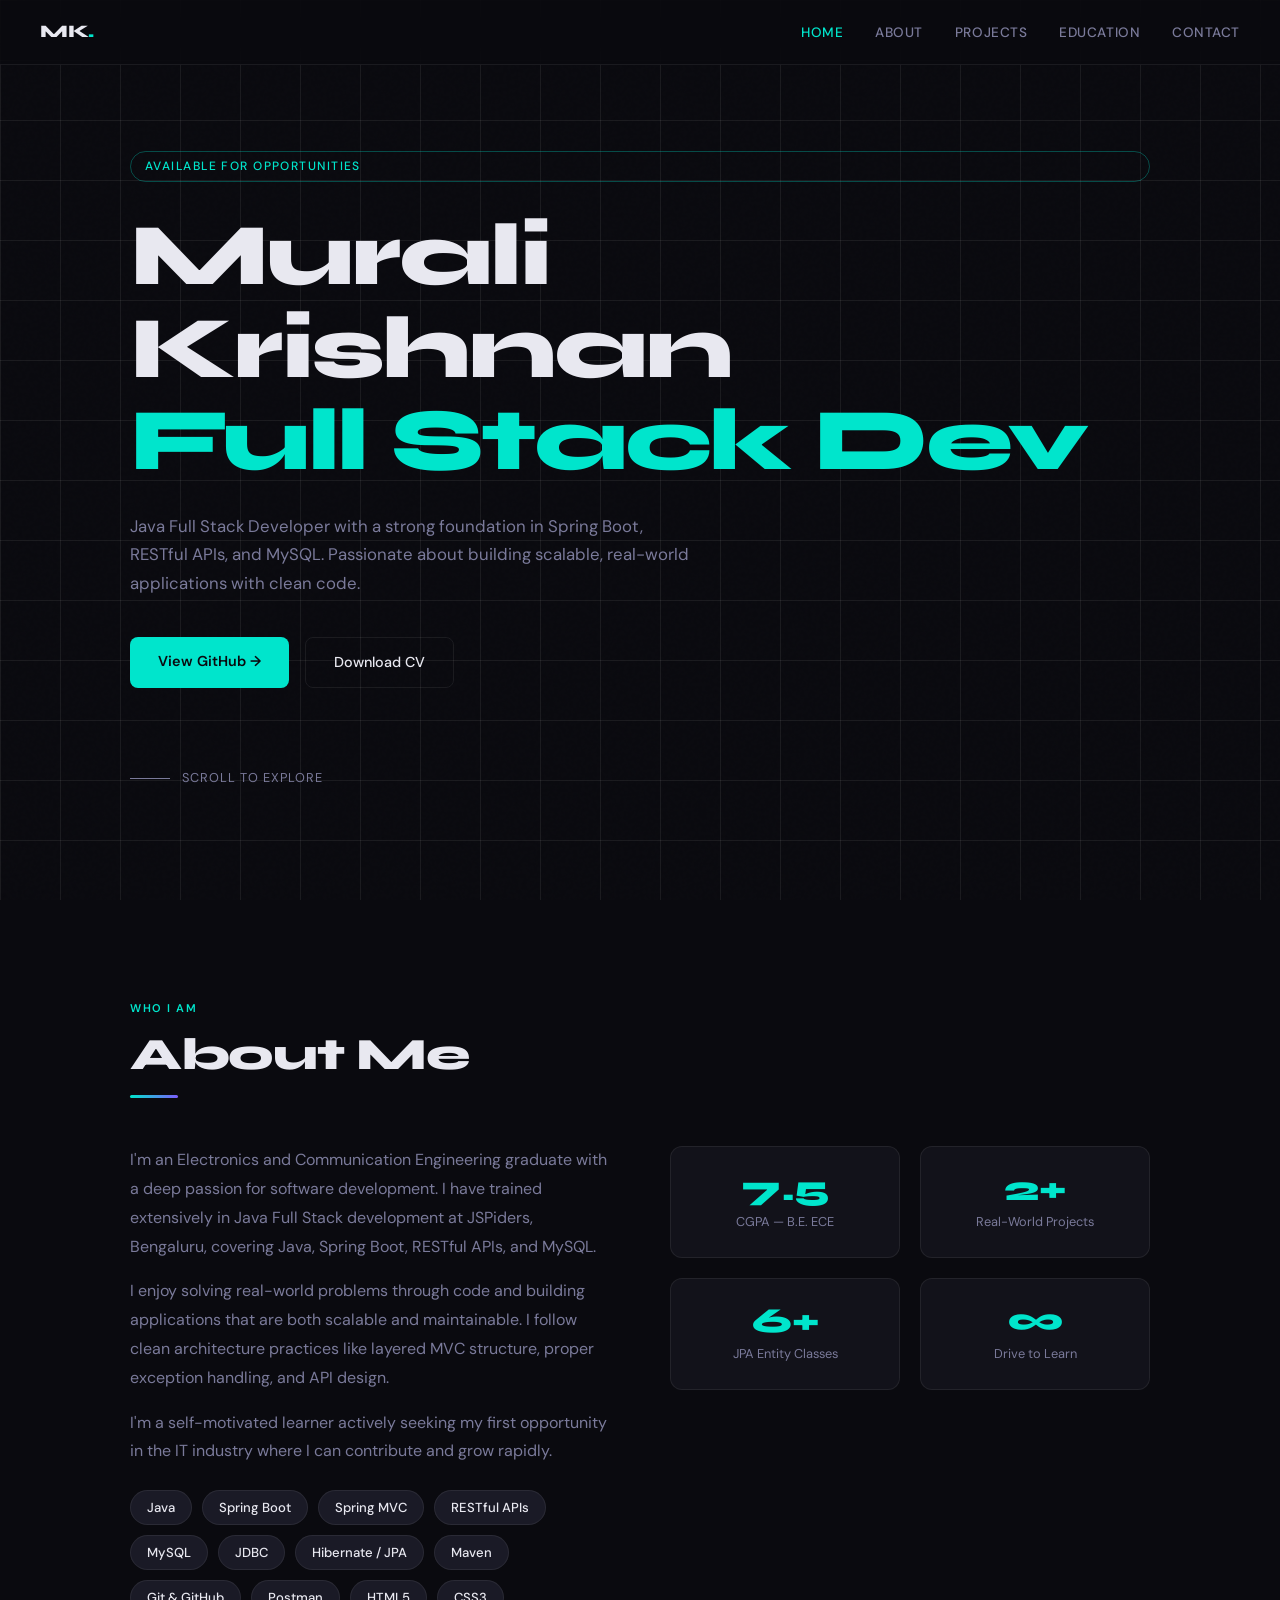
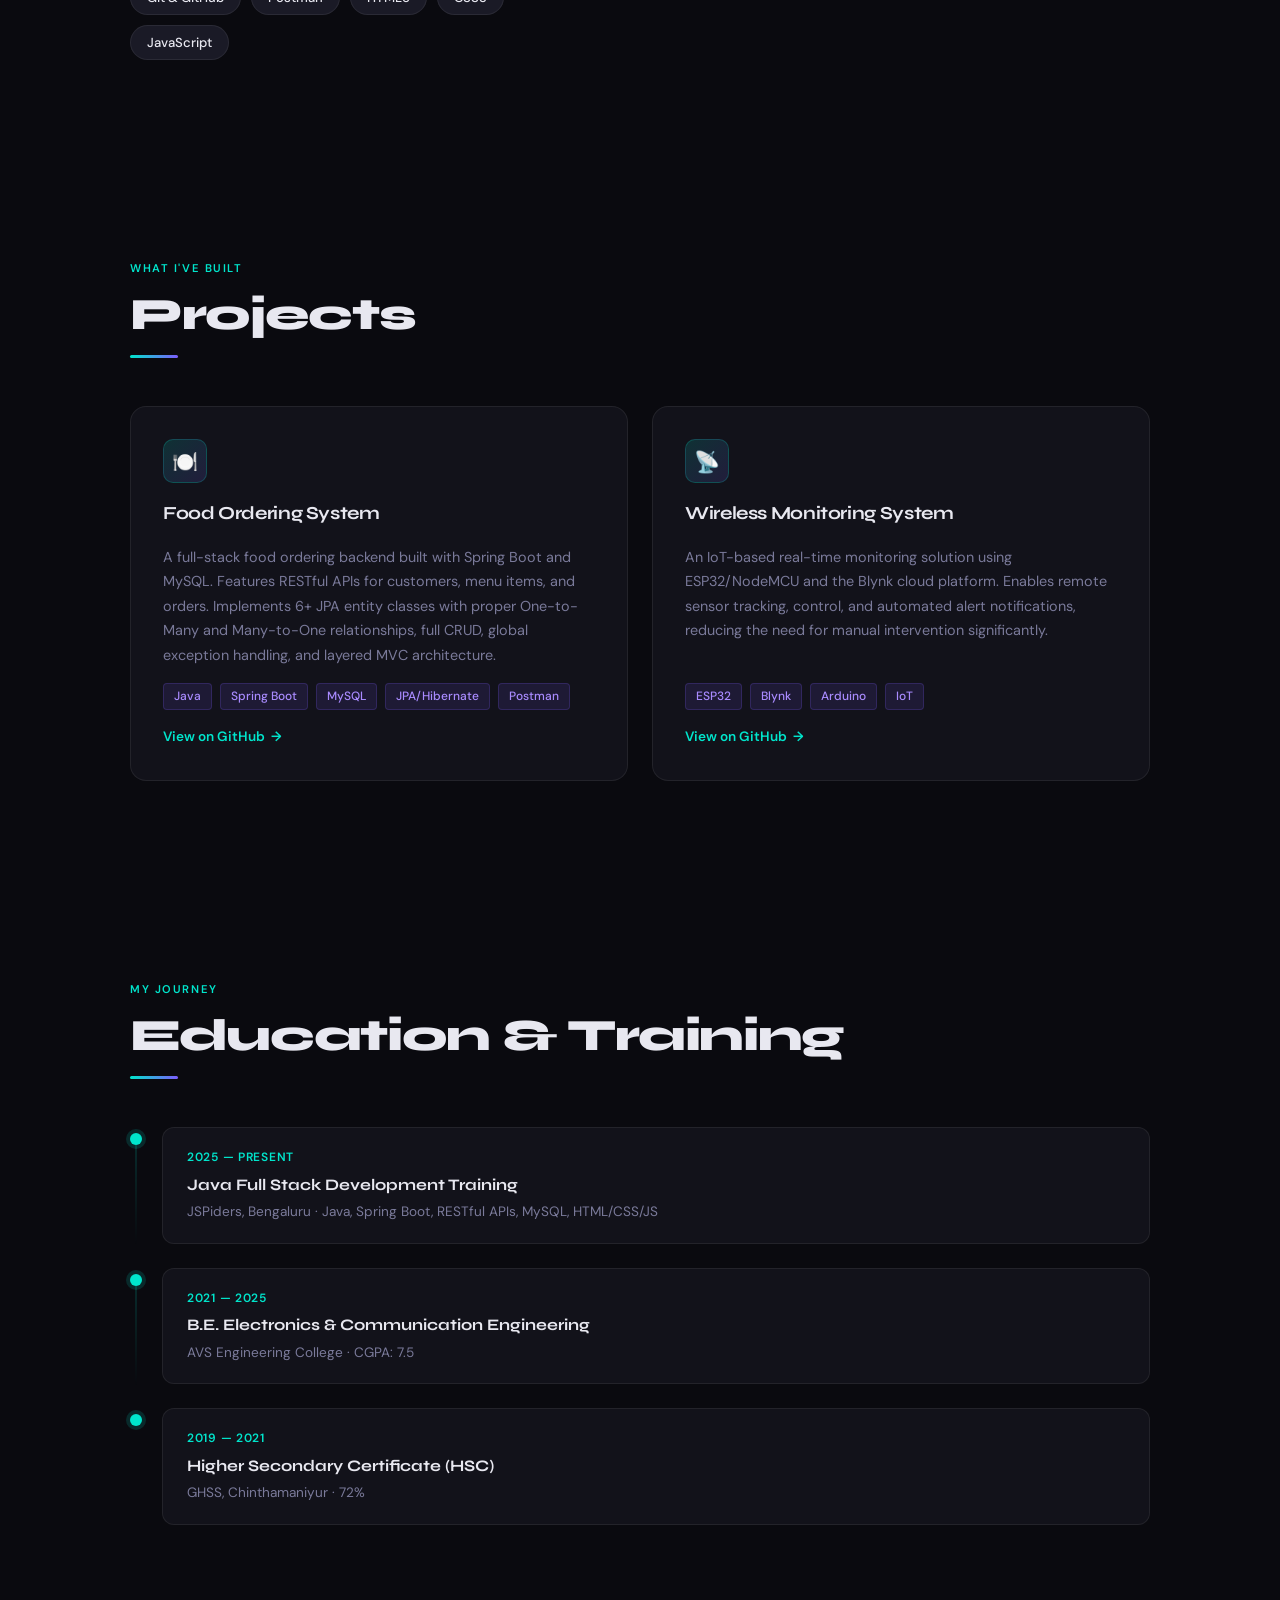
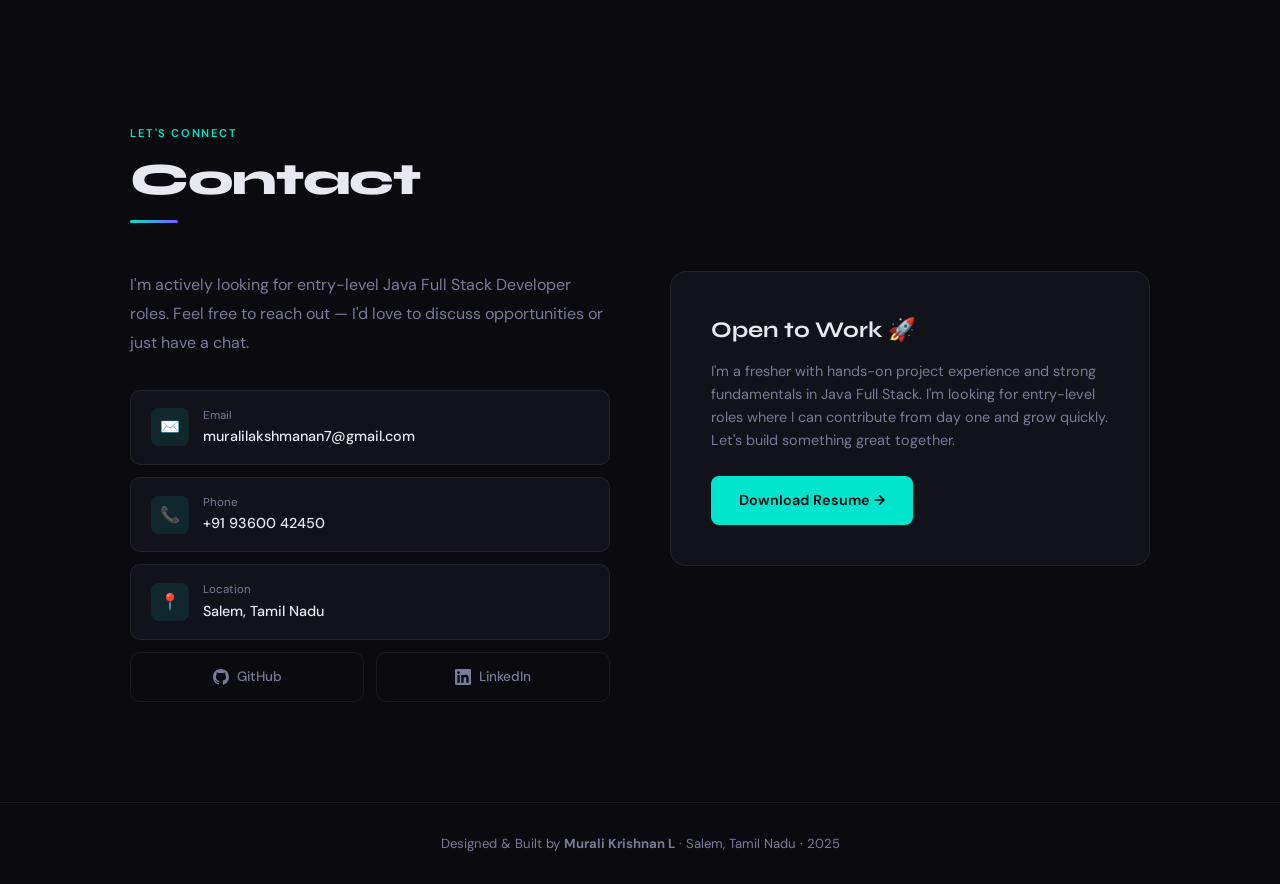
<file: index.html>
<!DOCTYPE html>
<html lang="en">
<head>
  <meta charset="UTF-8" />
  <meta name="viewport" content="width=device-width, initial-scale=1.0" />
  <title>Murali Krishnan — Java Full Stack Developer</title>
  <link href="https://fonts.googleapis.com/css2?family=Syne:wght@400;600;700;800&family=DM+Sans:wght@300;400;500&display=swap" rel="stylesheet" />
  <link rel="stylesheet" href="port.css" />
</head>
<body>

<!-- NAV -->
<nav>
  <div class="nav-logo">MK<span>.</span></div>
  <ul class="nav-links">
    <li><a href="#home">Home</a></li>
    <li><a href="#about">About</a></li>
    <li><a href="#projects">Projects</a></li>
    <li><a href="#education">Education</a></li>
    <li><a href="#contact">Contact</a></li>
  </ul>
  <button class="hamburger" id="hamburger" aria-label="Open menu">
    <span></span><span></span><span></span>
  </button>
</nav>

<!-- MOBILE MENU -->
<div class="mobile-menu" id="mobileMenu">
  <button class="mobile-close" id="mobileClose">✕</button>
  <a href="#home" class="menu-link">Home</a>
  <a href="#about" class="menu-link">About</a>
  <a href="#projects" class="menu-link">Projects</a>
  <a href="#education" class="menu-link">Education</a>
  <a href="#contact" class="menu-link">Contact</a>
</div>

<!-- HERO -->
<section id="home">
  <div class="hero-tag">Available for opportunities</div>
  <h1 class="hero-title">
    Murali Krishnan<br>
    <span class="line2">Full Stack Dev</span>
  </h1>
  <p class="hero-sub">
    Java Full Stack Developer with a strong foundation in Spring Boot, RESTful APIs,
    and MySQL. Passionate about building scalable, real-world applications with clean code.
  </p>
  <div class="hero-btns">
    <a href="https://github.com/Murali18-L" target="_blank" class="btn-primary">View GitHub →</a>
    <a href="Murali_Krishnan_Resume.pdf" download class="btn-outline">Download CV</a>
  </div>
  <div class="hero-scroll">
    <div class="scroll-line"></div>
    scroll to explore
  </div>
</section>

<!-- ABOUT -->
<section id="about">
  <div class="reveal">
    <div class="section-label">Who I am</div>
    <h2 class="section-title">About Me</h2>
    <div class="section-divider"></div>
    <div class="about-grid">
      <div class="about-text">
        <p>
          I'm an Electronics and Communication Engineering graduate with a deep passion
          for software development. I have trained extensively in Java Full Stack development
          at JSPiders, Bengaluru, covering Java, Spring Boot, RESTful APIs, and MySQL.
        </p>
        <p>
          I enjoy solving real-world problems through code and building applications
          that are both scalable and maintainable. I follow clean architecture practices
          like layered MVC structure, proper exception handling, and API design.
        </p>
        <p>
          I'm a self-motivated learner actively seeking my first opportunity in the IT industry
          where I can contribute and grow rapidly.
        </p>
        <div class="skills-grid">
          <span class="skill-pill">Java</span>
          <span class="skill-pill">Spring Boot</span>
          <span class="skill-pill">Spring MVC</span>
          <span class="skill-pill">RESTful APIs</span>
          <span class="skill-pill">MySQL</span>
          <span class="skill-pill">JDBC</span>
          <span class="skill-pill">Hibernate / JPA</span>
          <span class="skill-pill">Maven</span>
          <span class="skill-pill">Git & GitHub</span>
          <span class="skill-pill">Postman</span>
          <span class="skill-pill">HTML5</span>
          <span class="skill-pill">CSS3</span>
          <span class="skill-pill">JavaScript</span>
        </div>
      </div>
      <div class="about-stats">
        <div class="stat-card">
          <div class="stat-num">7.5</div>
          <div class="stat-label">CGPA — B.E. ECE</div>
        </div>
        <div class="stat-card">
          <div class="stat-num">2+</div>
          <div class="stat-label">Real-World Projects</div>
        </div>
        <div class="stat-card">
          <div class="stat-num">6+</div>
          <div class="stat-label">JPA Entity Classes</div>
        </div>
        <div class="stat-card">
          <div class="stat-num">∞</div>
          <div class="stat-label">Drive to Learn</div>
        </div>
      </div>
    </div>
  </div>
</section>

<!-- PROJECTS -->
<section id="projects">
  <div class="reveal">
    <div class="section-label">What I've built</div>
    <h2 class="section-title">Projects</h2>
    <div class="section-divider"></div>
    <div class="projects-grid">

      <div class="project-card">
        <div class="project-icon">🍽️</div>
        <h3>Food Ordering System</h3>
        <p>
          A full-stack food ordering backend built with Spring Boot and MySQL. Features
          RESTful APIs for customers, menu items, and orders. Implements 6+ JPA entity
          classes with proper One-to-Many and Many-to-One relationships, full CRUD,
          global exception handling, and layered MVC architecture.
        </p>
        <div class="project-tech">
          <span class="tech-tag">Java</span>
          <span class="tech-tag">Spring Boot</span>
          <span class="tech-tag">MySQL</span>
          <span class="tech-tag">JPA/Hibernate</span>
          <span class="tech-tag">Postman</span>
        </div>
        <a href="https://github.com/Murali18-L" target="_blank" class="project-link">
          View on GitHub <span>→</span>
        </a>
      </div>

      <div class="project-card">
        <div class="project-icon">📡</div>
        <h3>Wireless Monitoring System</h3>
        <p>
          An IoT-based real-time monitoring solution using ESP32/NodeMCU and the Blynk
          cloud platform. Enables remote sensor tracking, control, and automated alert
          notifications, reducing the need for manual intervention significantly.
        </p>
        <div class="project-tech">
          <span class="tech-tag">ESP32</span>
          <span class="tech-tag">Blynk</span>
          <span class="tech-tag">Arduino</span>
          <span class="tech-tag">IoT</span>
        </div>
        <a href="https://github.com/Murali18-L" target="_blank" class="project-link">
          View on GitHub <span>→</span>
        </a>
      </div>

    </div>
  </div>
</section>

<!-- EDUCATION -->
<section id="education">
  <div class="reveal">
    <div class="section-label">My journey</div>
    <h2 class="section-title">Education & Training</h2>
    <div class="section-divider"></div>
    <div class="timeline">

      <div class="timeline-item">
        <div class="timeline-dot"></div>
        <div class="timeline-content">
          <div class="timeline-year">2025 — Present</div>
          <div class="timeline-title">Java Full Stack Development Training</div>
          <div class="timeline-sub">JSPiders, Bengaluru · Java, Spring Boot, RESTful APIs, MySQL, HTML/CSS/JS</div>
        </div>
      </div>

      <div class="timeline-item">
        <div class="timeline-dot"></div>
        <div class="timeline-content">
          <div class="timeline-year">2021 — 2025</div>
          <div class="timeline-title">B.E. Electronics & Communication Engineering</div>
          <div class="timeline-sub">AVS Engineering College · CGPA: 7.5</div>
        </div>
      </div>

      <div class="timeline-item">
        <div class="timeline-dot"></div>
        <div class="timeline-content">
          <div class="timeline-year">2019 — 2021</div>
          <div class="timeline-title">Higher Secondary Certificate (HSC)</div>
          <div class="timeline-sub">GHSS, Chinthamaniyur · 72%</div>
        </div>
      </div>

    </div>
  </div>
</section>

<!-- CONTACT -->
<section id="contact">
  <div class="reveal">
    <div class="section-label">Let's connect</div>
    <h2 class="section-title">Contact</h2>
    <div class="section-divider"></div>
    <div class="contact-grid">
      <div class="contact-info">
        <p>
          I'm actively looking for entry-level Java Full Stack Developer roles.
          Feel free to reach out — I'd love to discuss opportunities or just have a chat.
        </p>

        <a href="mailto:muralilakshmanan7@gmail.com" class="contact-item">
          <div class="contact-icon">✉️</div>
          <div>
            <div class="contact-item-label">Email</div>
            <div class="contact-item-value">muralilakshmanan7@gmail.com</div>
          </div>
        </a>

        <a href="tel:+919360042450" class="contact-item">
          <div class="contact-icon">📞</div>
          <div>
            <div class="contact-item-label">Phone</div>
            <div class="contact-item-value">+91 93600 42450</div>
          </div>
        </a>

        <a class="contact-item">
          <div class="contact-icon">📍</div>
          <div>
            <div class="contact-item-label">Location</div>
            <div class="contact-item-value">Salem, Tamil Nadu</div>
          </div>
        </a>

        <div class="social-row">
          <a href="https://github.com/Murali18-L" target="_blank" class="social-btn">
            <svg width="16" height="16" viewBox="0 0 24 24" fill="currentColor"><path d="M12 0C5.37 0 0 5.37 0 12c0 5.3 3.438 9.8 8.205 11.385.6.113.82-.258.82-.577 0-.285-.01-1.04-.015-2.04-3.338.724-4.042-1.61-4.042-1.61C4.422 18.07 3.633 17.7 3.633 17.7c-1.087-.744.084-.729.084-.729 1.205.084 1.838 1.236 1.838 1.236 1.07 1.835 2.809 1.305 3.495.998.108-.776.417-1.305.76-1.605-2.665-.3-5.466-1.332-5.466-5.93 0-1.31.465-2.38 1.235-3.22-.135-.303-.54-1.523.105-3.176 0 0 1.005-.322 3.3 1.23.96-.267 1.98-.399 3-.405 1.02.006 2.04.138 3 .405 2.28-1.552 3.285-1.23 3.285-1.23.645 1.653.24 2.873.12 3.176.765.84 1.23 1.91 1.23 3.22 0 4.61-2.805 5.625-5.475 5.92.42.36.81 1.096.81 2.22 0 1.606-.015 2.896-.015 3.286 0 .315.21.69.825.57C20.565 21.795 24 17.295 24 12c0-6.63-5.37-12-12-12"/></svg>
            GitHub
          </a>
          <a href="https://www.linkedin.com/in/muralikrishnan18/" target="_blank" class="social-btn">
            <svg width="16" height="16" viewBox="0 0 24 24" fill="currentColor"><path d="M20.447 20.452h-3.554v-5.569c0-1.328-.027-3.037-1.852-3.037-1.853 0-2.136 1.445-2.136 2.939v5.667H9.351V9h3.414v1.561h.046c.477-.9 1.637-1.85 3.37-1.85 3.601 0 4.267 2.37 4.267 5.455v6.286zM5.337 7.433a2.062 2.062 0 01-2.063-2.065 2.064 2.064 0 112.063 2.065zm1.782 13.019H3.555V9h3.564v11.452zM22.225 0H1.771C.792 0 0 .774 0 1.729v20.542C0 23.227.792 24 1.771 24h20.451C23.2 24 24 23.227 24 22.271V1.729C24 .774 23.2 0 22.222 0h.003z"/></svg>
            LinkedIn
          </a>
        </div>
      </div>

      <div class="contact-cta">
        <h3>Open to Work 🚀</h3>
        <p>
          I'm a fresher with hands-on project experience and strong fundamentals in Java Full Stack.
          I'm looking for entry-level roles where I can contribute from day one and grow quickly.
          Let's build something great together.
        </p>
        <a href="Murali_Krishnan_Resume.pdf" download class="btn-primary" style="display:inline-block">
          Download Resume →
        </a>
      </div>
    </div>
  </div>
</section>

<!-- FOOTER -->
<footer>
  <p>Designed & Built by <strong>Murali Krishnan L</strong> · Salem, Tamil Nadu · 2025</p>
</footer>

<script src="port.js"></script>
</body>
</html>
</file>
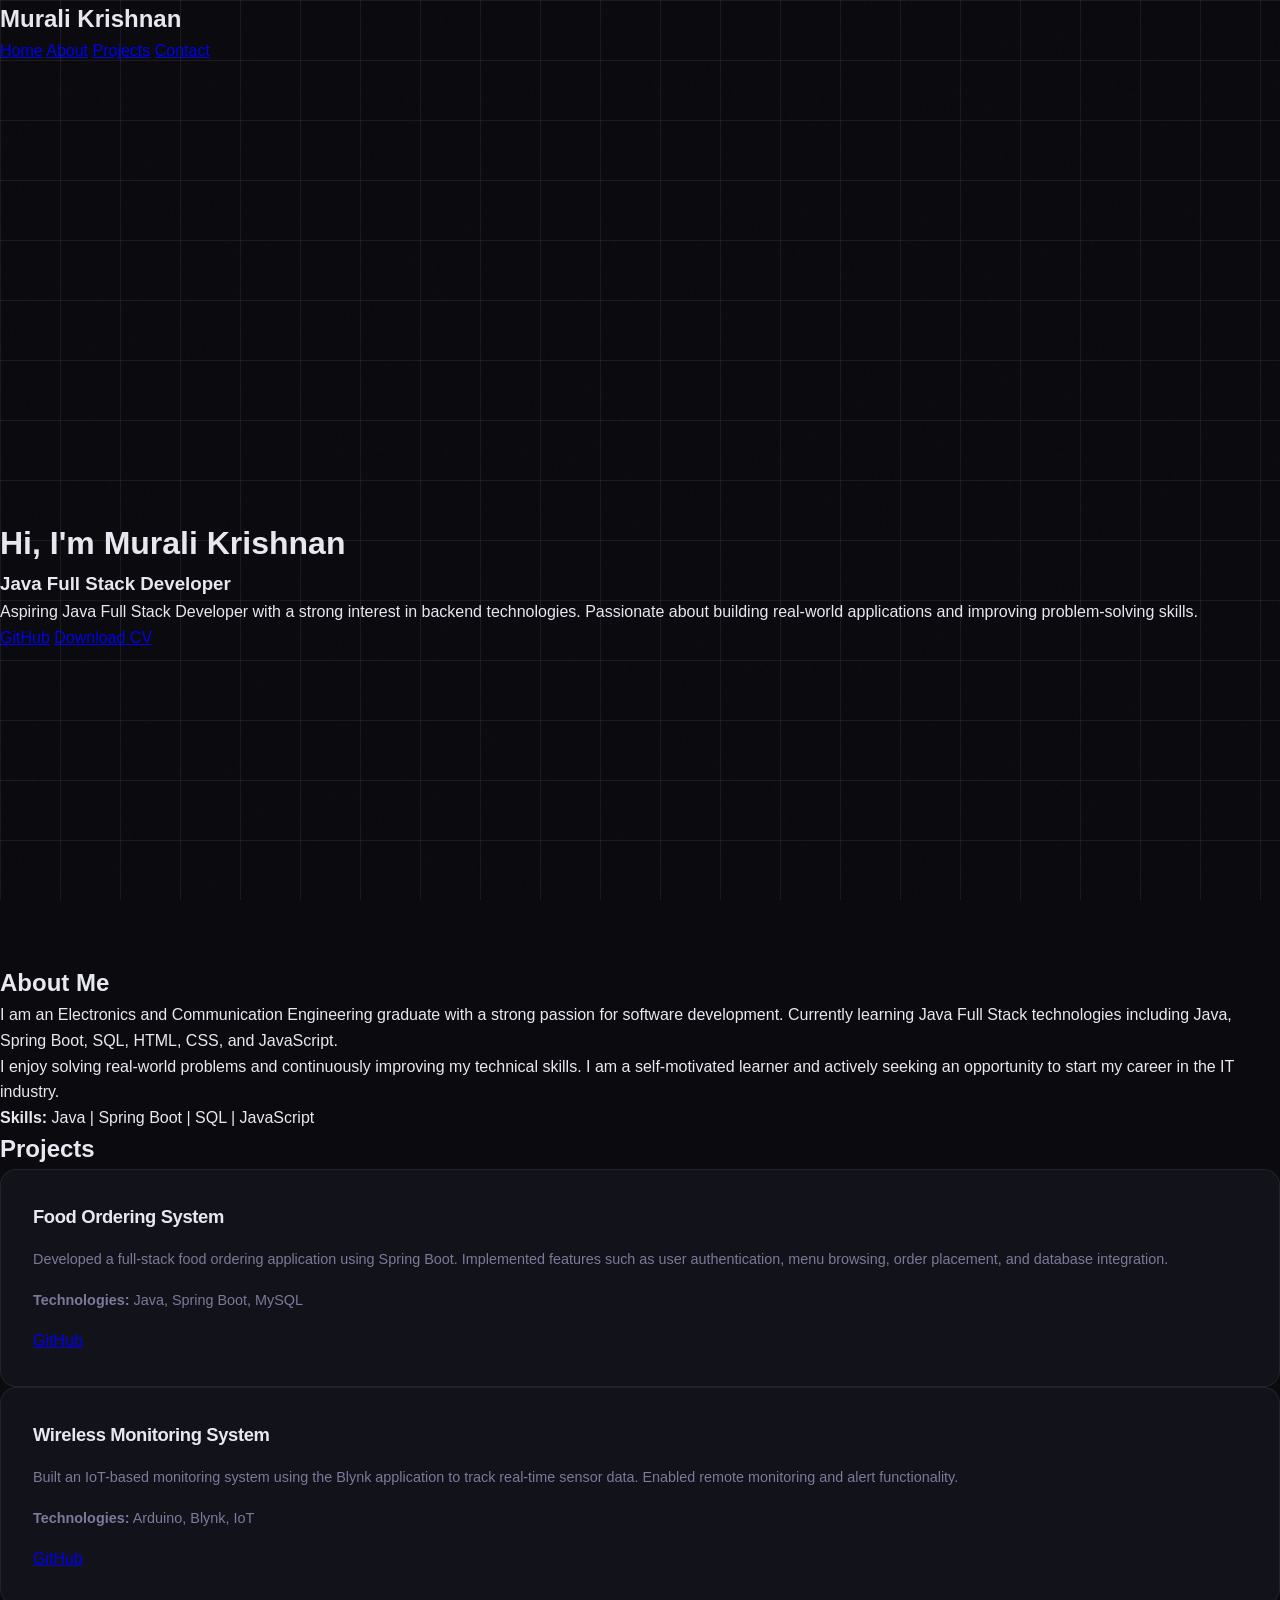
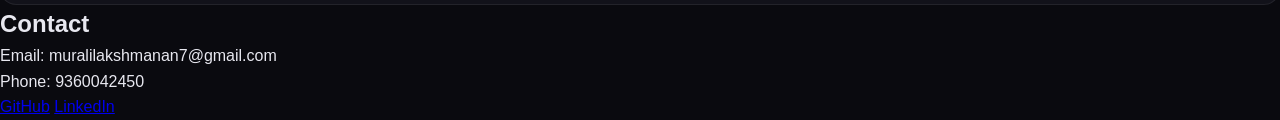
<file: port.html>
<!DOCTYPE html>
<html lang="en">
<head>
    <meta charset="UTF-8">
    <meta name="viewport" content="width=device-width, initial-scale=1.0">
    <title>Murali Portfolio</title>
    <link rel="stylesheet" href="port.css">
</head>
<body>

<!-- Navbar -->
<div id="navbar">
    <h2>Murali Krishnan</h2>
    <div>
        <a href="#home">Home</a>
        <a href="#about-section">About</a>
        <a href="#projects">Projects</a>
        <a href="#contact">Contact</a>
    </div>
</div>

<!-- HOME SECTION -->
<div id="home" class="hero">
    <div class="hero-text">
        <h1>Hi, I'm Murali Krishnan</h1>
        <h3>Java Full Stack Developer</h3>

        <p>
            Aspiring Java Full Stack Developer with a strong interest in backend technologies.
            Passionate about building real-world applications and improving problem-solving skills.
        </p>

        <div class="buttons">
            <a href="https://github.com/Murali18-L" target="_blank" class="btn">GitHub</a>
            <a href="Murali_Krishnan_Resume.pdf" download class="btn">Download CV</a>
        </div>
    </div>
</div>

<!-- ABOUT SECTION -->
<div id="about-section">
    <h2>About Me</h2>

    <p>
        I am an Electronics and Communication Engineering graduate with a strong passion for software development.
        Currently learning Java Full Stack technologies including Java, Spring Boot, SQL, HTML, CSS, and JavaScript.
    </p>

    <p>
        I enjoy solving real-world problems and continuously improving my technical skills.
        I am a self-motivated learner and actively seeking an opportunity to start my career in the IT industry.
    </p>

    <p><strong>Skills:</strong> Java | Spring Boot | SQL | JavaScript</p>
</div>

<!-- PROJECTS -->
<div id="projects">
    <h2>Projects</h2>

    <div class="project-container">

        <div class="project-card">
            <h3>Food Ordering System</h3>
            <p>
                Developed a full-stack food ordering application using Spring Boot.
                Implemented features such as user authentication, menu browsing,
                order placement, and database integration.
            </p>
            <p><strong>Technologies:</strong> Java, Spring Boot, MySQL</p>

            <a href="#" class="btn">GitHub</a>
        </div>

        <div class="project-card">
            <h3>Wireless Monitoring System</h3>
            <p>
                Built an IoT-based monitoring system using the Blynk application to track
                real-time sensor data. Enabled remote monitoring and alert functionality.
            </p>
            <p><strong>Technologies:</strong> Arduino, Blynk, IoT</p>

            <a href="#" class="btn">GitHub</a>
        </div>

    </div>
</div>

<!-- CONTACT -->
<div id="contact">
    <h2>Contact</h2>

    <p>Email: muralilakshmanan7@gmail.com</p>
    <p>Phone: 9360042450</p>

    <div class="contact-links">
        <a href="https://github.com/Murali18-L" target="_blank">GitHub</a>
        <a href="https://www.linkedin.com/in/muralikrishnan18/" target="_blank">LinkedIn</a>
    </div>
</div>

</body>
</html>
</file>
<file: port.css>
:root {
  --bg: #0a0a0f;
  --surface: #12121a;
  --surface2: #1a1a26;
  --accent: #00e5cc;
  --accent2: #7c5cfc;
  --text: #e8e8f0;
  --muted: #7a7a9a;
  --border: rgba(255,255,255,0.07);
  --font-display: 'Syne', sans-serif;
  --font-body: 'DM Sans', sans-serif;
}

*, *::before, *::after { margin: 0; padding: 0; box-sizing: border-box; }

html { scroll-behavior: smooth; }

body {
  background: var(--bg);
  color: var(--text);
  font-family: var(--font-body);
  font-weight: 400;
  line-height: 1.6;
  overflow-x: hidden;
}

/* ─── NOISE TEXTURE OVERLAY ─── */
body::before {
  content: '';
  position: fixed; inset: 0;
  background-image: url("data:image/svg+xml,%3Csvg viewBox='0 0 256 256' xmlns='http://www.w3.org/2000/svg'%3E%3Cfilter id='noise'%3E%3CfeTurbulence type='fractalNoise' baseFrequency='0.9' numOctaves='4' stitchTiles='stitch'/%3E%3C/filter%3E%3Crect width='100%25' height='100%25' filter='url(%23noise)' opacity='0.03'/%3E%3C/svg%3E");
  pointer-events: none; z-index: 0; opacity: 0.4;
}

/* ─── GRID BACKGROUND ─── */
body::after {
  content: '';
  position: fixed; inset: 0;
  background-image: linear-gradient(var(--border) 1px, transparent 1px),
                    linear-gradient(90deg, var(--border) 1px, transparent 1px);
  background-size: 60px 60px;
  pointer-events: none; z-index: 0;
}

/* ─── NAVBAR ─── */
nav {
  position: fixed; top: 0; left: 0; right: 0;
  z-index: 100;
  display: flex; align-items: center; justify-content: space-between;
  padding: 18px 40px;
  background: rgba(10,10,15,0.85);
  backdrop-filter: blur(16px);
  border-bottom: 1px solid var(--border);
}

.nav-logo {
  font-family: var(--font-display);
  font-weight: 800;
  font-size: 1.1rem;
  letter-spacing: -0.02em;
  color: var(--text);
}

.nav-logo span { color: var(--accent); }

.nav-links { display: flex; gap: 32px; list-style: none; }
.nav-links a {
  font-family: var(--font-body);
  font-size: 0.85rem;
  font-weight: 500;
  color: var(--muted);
  text-decoration: none;
  letter-spacing: 0.04em;
  text-transform: uppercase;
  transition: color 0.2s;
}
.nav-links a:hover { color: var(--accent); }

.hamburger {
  display: none; flex-direction: column; gap: 5px;
  cursor: pointer; background: none; border: none; padding: 4px;
}
.hamburger span {
  display: block; width: 24px; height: 2px;
  background: var(--text); border-radius: 2px;
  transition: all 0.3s;
}

/* ─── MOBILE MENU ─── */
.mobile-menu {
  display: none; position: fixed; top: 0; left: 0; right: 0; bottom: 0;
  background: rgba(10,10,15,0.97); z-index: 99;
  flex-direction: column; align-items: center; justify-content: center;
  gap: 36px;
}
.mobile-menu.open { display: flex; }
.mobile-menu a {
  font-family: var(--font-display);
  font-size: 2rem; font-weight: 700;
  color: var(--text); text-decoration: none;
  transition: color 0.2s;
}
.mobile-menu a:hover { color: var(--accent); }
.mobile-close {
  position: absolute; top: 20px; right: 30px;
  font-size: 2rem; color: var(--muted);
  background: none; border: none; cursor: pointer;
}

/* ─── SECTIONS ─── */
section {
  position: relative; z-index: 1;
  max-width: 1100px; margin: 0 auto;
  padding: 100px 40px;
}

/* ─── HERO ─── */
#home {
  min-height: 100vh;
  display: flex; flex-direction: column;
  justify-content: center;
  padding-top: 140px;
}

.hero-tag {
  display: inline-block;
  font-family: var(--font-body);
  font-size: 0.75rem; font-weight: 500;
  letter-spacing: 0.12em; text-transform: uppercase;
  color: var(--accent);
  border: 1px solid rgba(0,229,204,0.3);
  padding: 5px 14px; border-radius: 100px;
  margin-bottom: 28px;
  animation: fadeUp 0.6s ease both;
}

.hero-title {
  font-family: var(--font-display);
  font-size: clamp(2.8rem, 7vw, 5.5rem);
  font-weight: 800; line-height: 1.05;
  letter-spacing: -0.03em;
  animation: fadeUp 0.6s 0.1s ease both;
}

.hero-title .line2 { color: var(--accent); }

.hero-sub {
  margin-top: 24px;
  max-width: 560px;
  font-size: 1.05rem; color: var(--muted);
  line-height: 1.7;
  animation: fadeUp 0.6s 0.2s ease both;
}

.hero-btns {
  margin-top: 40px;
  display: flex; gap: 16px; flex-wrap: wrap;
  animation: fadeUp 0.6s 0.3s ease both;
}

.btn-primary {
  padding: 13px 28px;
  background: var(--accent);
  color: #0a0a0f; font-weight: 600; font-size: 0.9rem;
  border: none; border-radius: 8px;
  text-decoration: none; cursor: pointer;
  transition: transform 0.2s, box-shadow 0.2s;
}
.btn-primary:hover {
  transform: translateY(-2px);
  box-shadow: 0 8px 30px rgba(0,229,204,0.3);
}

.btn-outline {
  padding: 13px 28px;
  background: transparent;
  color: var(--text); font-weight: 500; font-size: 0.9rem;
  border: 1px solid var(--border);
  border-radius: 8px;
  text-decoration: none; cursor: pointer;
  transition: border-color 0.2s, color 0.2s;
}
.btn-outline:hover { border-color: var(--accent); color: var(--accent); }

.hero-scroll {
  margin-top: 80px;
  display: flex; align-items: center; gap: 12px;
  color: var(--muted); font-size: 0.8rem; letter-spacing: 0.08em;
  text-transform: uppercase;
  animation: fadeUp 0.6s 0.4s ease both;
}
.scroll-line {
  width: 40px; height: 1px; background: var(--muted);
}

/* ─── SECTION HEADINGS ─── */
.section-label {
  font-size: 0.7rem; font-weight: 600;
  letter-spacing: 0.14em; text-transform: uppercase;
  color: var(--accent); margin-bottom: 12px;
}

.section-title {
  font-family: var(--font-display);
  font-size: clamp(1.8rem, 4vw, 2.8rem);
  font-weight: 800; letter-spacing: -0.03em;
  line-height: 1.1; margin-bottom: 16px;
}

.section-divider {
  width: 48px; height: 3px;
  background: linear-gradient(90deg, var(--accent), var(--accent2));
  border-radius: 2px; margin-bottom: 48px;
}

/* ─── ABOUT ─── */
.about-grid {
  display: grid;
  grid-template-columns: 1fr 1fr;
  gap: 60px; align-items: start;
}

.about-text p {
  color: var(--muted); margin-bottom: 16px; line-height: 1.8;
}

.about-text p:last-child { margin-bottom: 0; }

.skills-grid {
  display: flex; flex-wrap: wrap; gap: 10px;
  margin-top: 24px;
}

.skill-pill {
  padding: 6px 16px;
  background: var(--surface2);
  border: 1px solid var(--border);
  border-radius: 100px;
  font-size: 0.82rem; font-weight: 500;
  color: var(--text);
  transition: border-color 0.2s, color 0.2s;
}
.skill-pill:hover { border-color: var(--accent); color: var(--accent); }

.about-stats {
  display: grid; grid-template-columns: 1fr 1fr; gap: 20px;
}

.stat-card {
  background: var(--surface);
  border: 1px solid var(--border);
  border-radius: 12px;
  padding: 24px 20px;
  text-align: center;
  transition: border-color 0.2s;
}
.stat-card:hover { border-color: rgba(0,229,204,0.4); }
.stat-num {
  font-family: var(--font-display);
  font-size: 2.2rem; font-weight: 800;
  color: var(--accent); line-height: 1;
}
.stat-label {
  font-size: 0.8rem; color: var(--muted); margin-top: 6px;
}

/* ─── PROJECTS ─── */
.projects-grid {
  display: grid;
  grid-template-columns: repeat(auto-fit, minmax(300px, 1fr));
  gap: 24px;
}

.project-card {
  background: var(--surface);
  border: 1px solid var(--border);
  border-radius: 16px;
  padding: 32px;
  display: flex; flex-direction: column;
  gap: 16px;
  transition: transform 0.2s, border-color 0.2s, box-shadow 0.2s;
  position: relative; overflow: hidden;
}

.project-card::before {
  content: '';
  position: absolute; top: 0; left: 0; right: 0; height: 3px;
  background: linear-gradient(90deg, var(--accent), var(--accent2));
  opacity: 0; transition: opacity 0.2s;
}
.project-card:hover::before { opacity: 1; }
.project-card:hover {
  transform: translateY(-4px);
  border-color: rgba(0,229,204,0.25);
  box-shadow: 0 20px 60px rgba(0,0,0,0.3);
}

.project-icon {
  width: 44px; height: 44px;
  border-radius: 10px;
  background: linear-gradient(135deg, rgba(0,229,204,0.15), rgba(124,92,252,0.15));
  border: 1px solid rgba(0,229,204,0.2);
  display: flex; align-items: center; justify-content: center;
  font-size: 1.3rem;
}

.project-card h3 {
  font-family: var(--font-display);
  font-size: 1.15rem; font-weight: 700;
  letter-spacing: -0.02em;
}

.project-card p {
  color: var(--muted); font-size: 0.9rem; line-height: 1.7; flex: 1;
}

.project-tech {
  display: flex; flex-wrap: wrap; gap: 8px;
}

.tech-tag {
  font-size: 0.75rem; font-weight: 500;
  padding: 3px 10px;
  background: rgba(124,92,252,0.12);
  color: #a98bff;
  border: 1px solid rgba(124,92,252,0.2);
  border-radius: 4px;
}

.project-link {
  display: inline-flex; align-items: center; gap: 6px;
  font-size: 0.85rem; font-weight: 600;
  color: var(--accent); text-decoration: none;
  transition: gap 0.2s;
}
.project-link:hover { gap: 10px; }

/* ─── TIMELINE ─── */
.timeline { display: flex; flex-direction: column; gap: 24px; }

.timeline-item {
  display: grid;
  grid-template-columns: auto 1fr;
  gap: 20px; align-items: start;
}

.timeline-dot {
  width: 12px; height: 12px; border-radius: 50%;
  background: var(--accent);
  box-shadow: 0 0 0 4px rgba(0,229,204,0.15);
  margin-top: 6px; flex-shrink: 0;
  position: relative;
}

.timeline-dot::after {
  content: '';
  position: absolute; top: 100%; left: 50%;
  transform: translateX(-50%);
  width: 1px; height: 100px;
  background: linear-gradient(to bottom, rgba(0,229,204,0.3), transparent);
}
.timeline-item:last-child .timeline-dot::after { display: none; }

.timeline-content {
  background: var(--surface);
  border: 1px solid var(--border);
  border-radius: 12px;
  padding: 20px 24px;
}

.timeline-year {
  font-size: 0.75rem; font-weight: 600;
  color: var(--accent); letter-spacing: 0.06em;
  text-transform: uppercase; margin-bottom: 4px;
}

.timeline-title {
  font-family: var(--font-display);
  font-size: 1rem; font-weight: 700;
  margin-bottom: 4px;
}

.timeline-sub { font-size: 0.85rem; color: var(--muted); }

/* ─── CONTACT ─── */
.contact-grid {
  display: grid;
  grid-template-columns: 1fr 1fr;
  gap: 60px; align-items: start;
}

.contact-info p {
  color: var(--muted); line-height: 1.8; margin-bottom: 32px;
}

.contact-item {
  display: flex; align-items: center; gap: 14px;
  padding: 16px 20px;
  background: var(--surface);
  border: 1px solid var(--border);
  border-radius: 10px; margin-bottom: 12px;
  text-decoration: none; color: var(--text);
  transition: border-color 0.2s, transform 0.2s;
}
.contact-item:hover {
  border-color: rgba(0,229,204,0.4);
  transform: translateX(4px);
}
.contact-icon {
  width: 38px; height: 38px; border-radius: 8px;
  background: rgba(0,229,204,0.1);
  display: flex; align-items: center; justify-content: center;
  font-size: 1rem; flex-shrink: 0;
}
.contact-item-label { font-size: 0.72rem; color: var(--muted); }
.contact-item-value { font-size: 0.9rem; font-weight: 500; }

.social-row {
  display: flex; gap: 12px; margin-top: 8px;
}
.social-btn {
  flex: 1;
  padding: 13px;
  border: 1px solid var(--border);
  border-radius: 10px;
  text-decoration: none; color: var(--muted);
  font-size: 0.85rem; font-weight: 500;
  text-align: center;
  transition: border-color 0.2s, color 0.2s;
  display: flex; align-items: center; justify-content: center; gap: 8px;
}
.social-btn:hover { border-color: var(--accent); color: var(--accent); }

.contact-cta {
  background: var(--surface);
  border: 1px solid var(--border);
  border-radius: 16px;
  padding: 40px;
}
.contact-cta h3 {
  font-family: var(--font-display);
  font-size: 1.4rem; font-weight: 700; margin-bottom: 12px;
}
.contact-cta p { color: var(--muted); font-size: 0.9rem; margin-bottom: 24px; }

/* ─── FOOTER ─── */
footer {
  position: relative; z-index: 1;
  text-align: center;
  padding: 30px 20px;
  border-top: 1px solid var(--border);
  color: var(--muted); font-size: 0.82rem;
}

/* ─── ANIMATIONS ─── */
@keyframes fadeUp {
  from { opacity: 0; transform: translateY(24px); }
  to   { opacity: 1; transform: translateY(0); }
}

.reveal {
  opacity: 0; transform: translateY(30px);
  transition: opacity 0.6s ease, transform 0.6s ease;
}
.reveal.visible {
  opacity: 1; transform: translateY(0);
}

/* ─── RESPONSIVE ─── */
@media (max-width: 900px) {
  .about-grid, .contact-grid { grid-template-columns: 1fr; gap: 40px; }
  .about-stats { grid-template-columns: 1fr 1fr; }
}

@media (max-width: 768px) {
  nav { padding: 16px 20px; }
  .nav-links { display: none; }
  .hamburger { display: flex; }

  section { padding: 80px 20px; }
  #home { padding-top: 120px; }

  .hero-scroll { display: none; }
  .projects-grid { grid-template-columns: 1fr; }
}

@media (max-width: 480px) {
  .about-stats { grid-template-columns: 1fr 1fr; }
  .hero-btns { flex-direction: column; }
  .btn-primary, .btn-outline { text-align: center; }
  .contact-grid { grid-template-columns: 1fr; }
  .social-row { flex-direction: column; }
}
</file>
